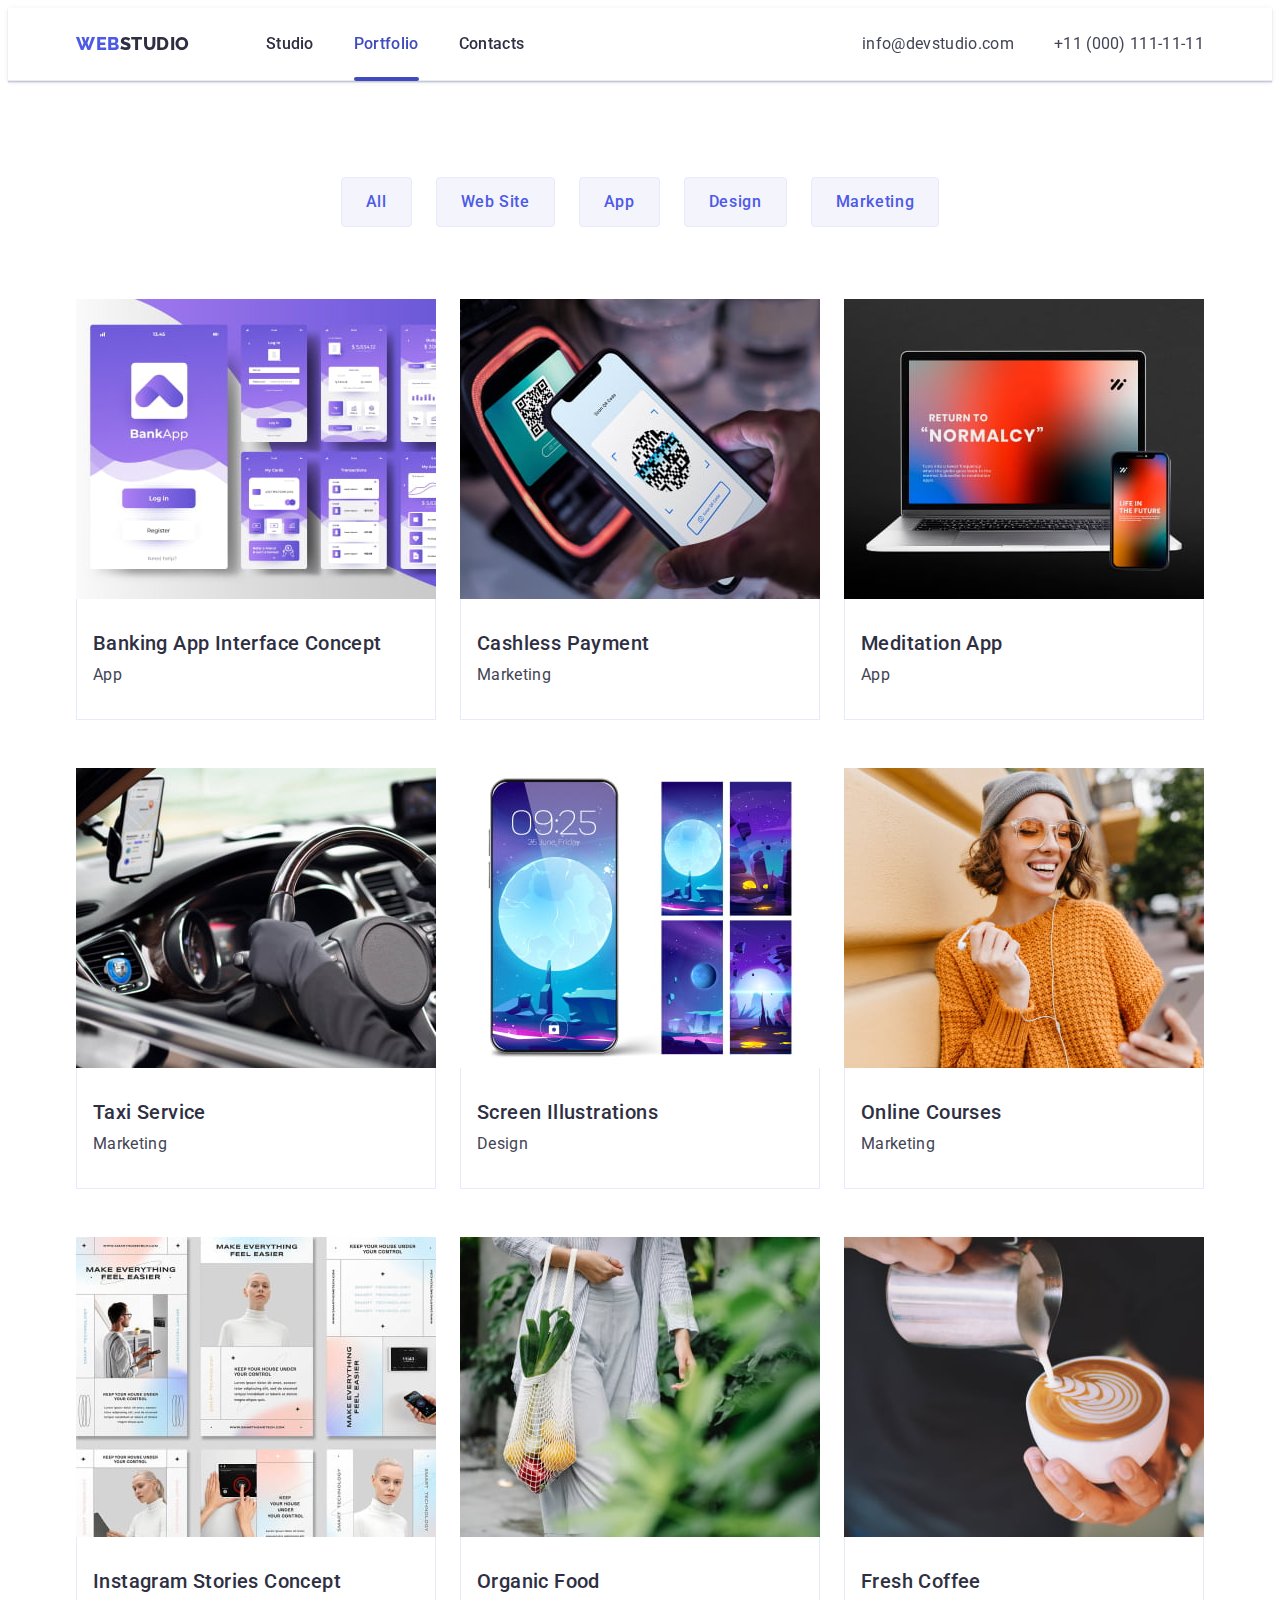
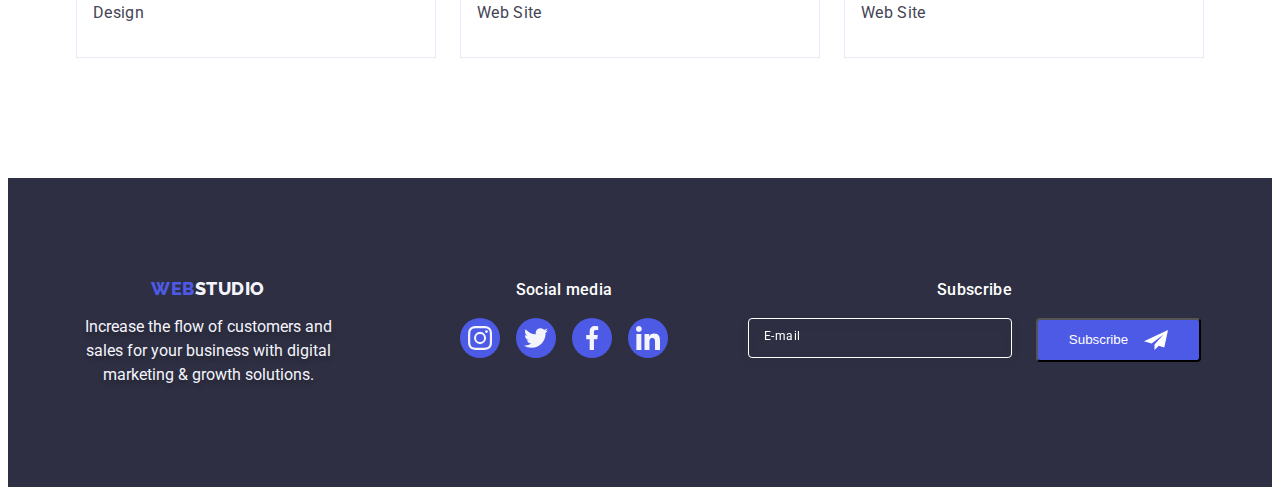
<file: portfolio.html>
<!DOCTYPE html>
<html lang="en">
  <head>
    <meta charset="UTF-8" />
    <meta http-equiv="X-UA-Compatible" content="IE=edge" />
    <meta name="viewport" content="width=device-width, initial-scale=1.0" />
    <title>Document</title>
    <!-- font styles -->
    <link rel="preconnect" href="https://fonts.googleapis.com" />
    <link rel="preconnect" href="https://fonts.gstatic.com" crossorigin />
    <link
      href="https://fonts.googleapis.com/css2?family=Raleway:wght@800&family=Roboto:wght@400;500;700&display=swap"
      rel="stylesheet"
    />
    <!-- Style Normalization -->
    <link
      rel="stylesheet"
      href="https://cdnjs.cloudflare.com/ajax/libs/modern-normalize/1.1.0/modern-normalize.min.css"
      integrity="sha512-wpPYUAdjBVSE4KJnH1VR1HeZfpl1ub8YT/NKx4PuQ5NmX2tKuGu6U/JRp5y+Y8XG2tV+wKQpNHVUX03MfMFn9Q=="
      crossorigin="anonymous"
      referrerpolicy="no-referrer"
    />
    <!-- custom styles -->
    <link rel="stylesheet" href="./css/styles.css" />
  </head>
  <body>
    <!-- HEADER -->
    <header class="header-section">
      <div class="container header-container">
        <nav class="navigation">
          <a class="header-logo link" href="./index.html"
            >Web<span class="logo-studio">Studio</span>
          </a>
          <ul class="list header-nav-list">
            <li>
              <a class="link header-nav-link" href="./index.html">Studio</a>
            </li>
            <li>
              <a class="link header-nav-link active" href="./portfolio.html"
                >Portfolio</a
              >
            </li>
            <li>
              <a class="link header-nav-link" href="">Contacts</a>
            </li>
          </ul>
        </nav>
        <address class="contacts">
          <ul class="list contacts-list">
            <li>
              <a class="link contacts-item" href="mailto:info@devstudio.com"
                >info@devstudio.com</a
              >
            </li>
            <li>
              <a class="link contacts-item" href="tel:+110001111111"
                >+11 (000) 111-11-11</a
              >
            </li>
          </ul>
        </address>
      </div>
    </header>
    <main>
      <section class="portfolio">
        <div class="container">
          <!-- FILTERS -->
          <h1 hidden>Portfolio</h1>
          <ul class="filter-list list">
            <li><button class="btn" type="button">All</button></li>
            <li><button class="btn" type="button">Web Site</button></li>
            <li><button class="btn" type="button">App</button></li>
            <li><button class="btn" type="button">Design</button></li>
            <li><button class="btn" type="button">Marketing</button></li>
          </ul>
          <!-- PRODUCTS -->
          <ul class="products-list list card-set">
            <li class="products-item card-set-item">
              <a class="link products-link" href="">
                <div class="products-thumb">
                  <img
                    src="./images/img-app.jpg"
                    alt="App interface"
                    width="360"
                    height="300"
                  />
                  <p class="products-overlay-text products-overlay">
                    14 Stylish and User-Friendly App Design Concepts · Task
                    Manager App · Calorie Tracker App · Exotic Fruit Ecommerce
                    App · Cloud Storage App
                  </p>
                </div>
                <div class="products-item-descr">
                  <h2 class="products-name">Banking App Interface Concept</h2>
                  <p class="products-descr">App</p>
                </div>
              </a>
            </li>
            <li class="products-item card-set-item">
              <a class="link products-link" href="">
                <div class="products-thumb">
                  <img
                    src="./images/img-QR.jpg"
                    alt="Phone with QR code"
                    width="360"
                    height="300"
                  />
                  <p class="products-overlay-text products-overlay">
                    14 Stylish and User-Friendly App Design Concepts · Task
                    Manager App · Calorie Tracker App · Exotic Fruit Ecommerce
                    App · Cloud Storage App
                  </p>
                </div>
                <div class="products-item-descr">
                  <h2 class="products-name">Cashless Payment</h2>
                  <p class="products-descr">Marketing</p>
                </div>
              </a>
            </li>
            <li class="products-item card-set-item">
              <a class="link products-link" href="">
                <div class="products-thumb">
                  <img
                    src="./images/img-laptop.jpg"
                    alt="Laptop&Smartphone"
                    width="360"
                    height="300"
                  />
                  <p class="products-overlay-text products-overlay">
                    14 Stylish and User-Friendly App Design Concepts · Task
                    Manager App · Calorie Tracker App · Exotic Fruit Ecommerce
                    App · Cloud Storage App
                  </p>
                </div>
                <div class="products-item-descr">
                  <h2 class="products-name">Meditation App</h2>
                  <p class="products-descr">App</p>
                </div>
              </a>
            </li>
            <li class="products-item card-set-item">
              <a class="link products-link" href="">
                <div class="products-thumb">
                  <img
                    src="./images/img-car.jpg"
                    alt="Car interior"
                    width="360"
                    height="300"
                  />
                  <p class="products-overlay-text products-overlay">
                    14 Stylish and User-Friendly App Design Concepts · Task
                    Manager App · Calorie Tracker App · Exotic Fruit Ecommerce
                    App · Cloud Storage App
                  </p>
                </div>
                <div class="products-item-descr">
                  <h2 class="products-name">Taxi Service</h2>
                  <p class="products-descr">Marketing</p>
                </div>
              </a>
            </li>
            <li class="products-item card-set-item">
              <a class="link products-link" href="">
                <div class="products-thumb">
                  <img
                    src="./images/img-wallpapers.jpg"
                    alt="Phone wallpapers"
                    width="360"
                    height="300"
                  />
                  <p class="products-overlay-text products-overlay">
                    14 Stylish and User-Friendly App Design Concepts · Task
                    Manager App · Calorie Tracker App · Exotic Fruit Ecommerce
                    App · Cloud Storage App
                  </p>
                </div>
                <div class="products-item-descr">
                  <h2 class="products-name">Screen Illustrations</h2>
                  <p class="products-descr">Design</p>
                </div>
              </a>
            </li>
            <li class="products-item card-set-item">
              <a class="link products-link" href="">
                <div class="products-thumb">
                  <img
                    src="./images/img-girl-headphones.jpg"
                    alt="Girl with headphones"
                    width="360"
                    height="300"
                  />
                  <p class="products-overlay-text products-overlay">
                    14 Stylish and User-Friendly App Design Concepts · Task
                    Manager App · Calorie Tracker App · Exotic Fruit Ecommerce
                    App · Cloud Storage App
                  </p>
                </div>
                <div class="products-item-descr">
                  <h2 class="products-name">Online Courses</h2>
                  <p class="products-descr">Marketing</p>
                </div>
              </a>
            </li>
            <li class="products-item card-set-item">
              <a class="link products-link" href="">
                <div class="products-thumb">
                  <img
                    src="./images/img-instagram.jpg"
                    alt="Instagram stories"
                    width="360"
                    height="300"
                  />
                  <p class="products-overlay-text products-overlay">
                    14 Stylish and User-Friendly App Design Concepts · Task
                    Manager App · Calorie Tracker App · Exotic Fruit Ecommerce
                    App · Cloud Storage App
                  </p>
                </div>
                <div class="products-item-descr">
                  <h2 class="products-name">Instagram Stories Concept</h2>
                  <p class="products-descr">Design</p>
                </div>
              </a>
            </li>
            <li class="products-item card-set-item">
              <a class="link products-link" href="">
                <div class="products-thumb">
                  <img
                    src="./images/img-groceries.jpg"
                    alt="A woman with groceries"
                    width="360"
                    height="300"
                  />
                  <p class="products-overlay-text products-overlay">
                    14 Stylish and User-Friendly App Design Concepts · Task
                    Manager App · Calorie Tracker App · Exotic Fruit Ecommerce
                    App · Cloud Storage App
                  </p>
                </div>
                <div class="products-item-descr">
                  <h2 class="products-name">Organic Food</h2>
                  <p class="products-descr">Web Site</p>
                </div>
              </a>
            </li>
            <li class="products-item card-set-item">
              <a class="link products-link" href="">
                <div class="products-thumb">
                  <img
                    src="./images/img-coffee.jpg"
                    alt="A man pouring coffee"
                    width="360"
                    height="300"
                  />
                  <p class="products-overlay-text products-overlay">
                    14 Stylish and User-Friendly App Design Concepts · Task
                    Manager App · Calorie Tracker App · Exotic Fruit Ecommerce
                    App · Cloud Storage App
                  </p>
                </div>
                <div class="products-item-descr">
                  <h2 class="products-name">Fresh Coffee</h2>
                  <p class="products-descr">Web Site</p>
                </div>
              </a>
            </li>
          </ul>
        </div>
      </section>
    </main>
    <!-- FOOTER -->
    <footer class="footer">
      <div class="container footer-container">
        <div class="footer-logo-container">
          <a class="footer-logo link" href="./index.html"
            >Web<span class="footer-studio">Studio</span></a
          >
          <p class="footer-descr">
            Increase the flow of customers and sales for your business with
            digital marketing & growth solutions.
          </p>
        </div>
        <div class="footer-social-container">
          <p class="footer-element-heading">Social media</p>
          <ul class="footer-socials-list list">
            <li class="footer-socials-item">
              <a
                class="footer-socials-link link"
                href=""
                target="_blank"
                rel="noopener no-referrer"
                aria-label="instagram icon"
              >
                <svg class="footer-socials-icon" width="24" height="24">
                  <use href="./images/icons.svg#instagram"></use>
                </svg>
              </a>
            </li>
            <li class="footer-socials-item">
              <a
                class="footer-socials-link link"
                href=""
                target="_blank"
                rel="noopener no-referrer"
                aria-label="twitter icon"
              >
                <svg class="footer-socials-icon" width="24" height="24">
                  <use href="./images/icons.svg#twitter"></use>
                </svg>
              </a>
            </li>
            <li class="footer-socials-item">
              <a
                class="footer-socials-link link"
                href=""
                target="_blank"
                rel="noopener no-referrer"
                aria-label="facebook icon"
              >
                <svg class="footer-socials-icon" width="24" height="24">
                  <use href="./images/icons.svg#facebook"></use>
                </svg>
              </a>
            </li>
            <li class="footer-socials-item">
              <a
                class="footer-socials-link link"
                href=""
                target="_blank"
                rel="noopener no-referrer"
                aria-label="linkedin icon"
              >
                <svg class="footer-socials-icon" width="24" height="24">
                  <use href="./images/icons.svg#linkedin"></use>
                </svg>
              </a>
            </li>
          </ul>
        </div>
        <form class="footer-form">
          <div class="footer-form-container">
            <p class="footer-element-heading">Subscribe</p>
            <div class="footer-input-container">
              <input type="email" class="footer-input" />
              <span class="footer-input-tag">E-mail</span>
              <button class="subscribe-btn">
                <span class="subscribe-btn-text">Subscribe</span
                ><svg class="subscribe-btn-icon" width="24" height="24">
                  <use href="./images/icons.svg#subscribe-icon"></use>
                </svg>
              </button>
            </div>
          </div>
        </form>
      </div>
    </footer>
  </body>
</html>
</file>
<file: css/styles.css>
*,
*::before,
*::after {
  box-sizing: border-box;
}

:root {
  --primary-font: "Roboto", sans-serif;
  --secondary-font: "Raleway", sans-serif;
  --primary-brand: #4d5ae5;
  --pressed-state: #404bbf;
  --dark: #2e2f42;
  --success: #31d0aa;
  --text: #434455;
  --subtle-text: #8e8f99;
  --accent: #e7e9fc;
  --light: #f4f4fd;
  --white-background: #ffffff;
  --modal-background: #fcfcfc;
  --indent-column: 24px;
  --indent-row: 72px;
  --items: 4;
  --transition-time: 250ms cubic-bezier(0.4, 0, 0.2, 1);
}

body {
  font-family: "Roboto", sans-serif;
  text-decoration: none;
  color: var(--text);
  background-color: var(--white-background);
}
/* General classes */
.btn {
  font-family: inherit;
}
.section-title {
  color: var(--dark);
  font-weight: 700;
  font-size: 36px;
  line-height: 1.1;
  text-align: center;
  letter-spacing: 0.02em;
  text-transform: capitalize;
  white-space: nowrap;
  margin-bottom: 72px;
}
.section {
  padding: 96px 0;
}
@media only screen and (min-width: 768px) {
  .section {
    padding: 120px 0;
  }
}
@media only screen and (min-width: 1158px) {
  .section {
    padding: 120px 0;
  }
}
.link {
  text-decoration: none;
}
.values-header {
  display: none;
}
.list {
  list-style: none;
  padding: 0;
  margin: 0;
}
h1,
h2,
h3,
h4,
p {
  margin: 0;
  padding: 0;
}
img {
  display: block;
  max-width: 100%;
  height: auto;
}
.container {
  /* basic styles */
  max-width: 396px;
  padding: 0 16px;
  margin: 0 auto;
}
/* Tablet screen 768>= */
@media only screen and (min-width: 768px) {
  .container {
    max-width: 736px;
    padding: 0;
  }
}
/* Desctop screen 1158>= */
@media only screen and (min-width: 1158px) {
  .container {
    max-width: 1158px;
    padding: 0 15px;
  }
}
/* CARD SET */
.card-set {
  display: flex;
  flex-wrap: wrap;
  row-gap: var(--indent-row);
  column-gap: var(--indent-column);
}
/* HEADER */
.header-section {
  border-bottom: 1px solid var(--accent);
  box-shadow: 0px 2px 1px rgba(46, 47, 66, 0.08),
    0px 1px 1px rgba(46, 47, 66, 0.16), 0px 1px 6px rgba(46, 47, 66, 0.08);
  position: sticky;
  top: 0;
  background: var(--white-background);
}
.header-container {
  display: flex;
  align-items: center;
}
.navigation {
  display: flex;
  align-items: center;
  margin-right: auto;
}
.header-logo {
  text-transform: uppercase;
  color: var(--primary-brand);
  font-family: var(--secondary-font);
  font-weight: 800;
  font-size: 18px;
  line-height: 1.17;
  letter-spacing: 0.03em;
  text-decoration: none;
  align-items: center;
  padding-top: 24px;
  padding-bottom: 22px;
}
@media only screen and (min-width: 768px) {
  .header-logo {
    margin-right: 120px;
    padding-bottom: 24px;
  }
}
@media only screen and (min-width: 1158px) {
  .header-logo {
    margin-right: 76px;
    padding-bottom: 24px;
  }
}
.logo-studio {
  color: var(--dark);
}
.header-nav-list {
  display: flex;
  align-items: center;
  gap: 40px;
  margin-right: auto;
}
@media only screen and (max-width: 767px) {
  .header-nav-list {
    display: none;
  }
}
.header-nav-link {
  position: relative;
  font-weight: 500;
  font-size: 16px;
  line-height: 1.5;
  letter-spacing: 0.02em;
  color: var(--dark);
  padding: 24px 0;
  transition: color var(--transition-time);
}
.active {
  color: var(--pressed-state);
}
.header-nav-link:hover {
  color: var(--pressed-state);
}
.header-nav-link:focus {
  color: var(--pressed-state);
}
.header-nav-link::after {
  display: block;
  position: absolute;
  bottom: -1px;
  left: 0;
  content: "";
  width: 100%;
  height: 4px;
  border-radius: 2px;
}
.header-nav-link.active::after {
  background-color: var(--pressed-state);
}

.header-nav-link,
.contacts-item {
  display: block;
}
.contacts {
  font-style: normal;
}
.contacts-list {
  display: flex;
  flex-direction: column;
  align-items: center;
  row-gap: 16px;
  justify-content: end;
}
@media only screen and (max-width: 767px) {
  .contacts-list {
    display: none;
  }
}
@media only screen and (min-width: 1158px) {
  .contacts-list {
    flex-direction: row;
    align-items: center;
    gap: 40px;
  }
}
.contacts-item {
  font-size: 12px;
  line-height: 1.17;
  letter-spacing: 0.04em;
  color: var(--text);
  transition: color var(--transition-time);
}
@media only screen and (min-width: 1158px) {
  .contacts-item {
    font-size: 16px;
    line-height: 1.5;
    letter-spacing: 0.02em;
  }
}
.contacts-item:hover {
  color: var(--pressed-state);
}
.contacts-item:focus {
  color: var(--pressed-state);
}

/* menu-button */

.menu-toggle {
  min-height: 40px;
  min-width: 40px;
  display: flex;
  align-items: center;
  justify-content: center;
  margin: 0;
  padding: 0;
  background-color: transparent;
  cursor: pointer;
  border: none;
  border-radius: 50%;
  outline: none;
}

@media (min-width: 768px) {
  .menu-toggle {
    display: none;
  }
}

.menu-toggle:hover,
.menu-toggle:focus {
  background-color: rgba(0, 0, 0, 0.1);
}

.menu-container {
  display: flex;
  flex-direction: column;
  position: fixed;

  top: 0;
  left: 0;
  width: 100vw;
  height: 100%;
  padding: 40px;
  padding-top: 80px;
  background-color: #ffffff;
  z-index: 999;

  transform: translateX(150%);
  transition: transform 250ms ease-in-out;
}

.menu-container.is-open {
  transform: translateX(0);
}

.menu-close-btn {
  border: 1px solid rgba(0, 0, 0, 0.1);
  background-color: #ffffff;
  width: 24px;
  height: 24px;
  border-radius: 50%;
  position: absolute;
  top: 24px;
  right: 24px;
  display: flex;
  padding: 0;
  justify-content: center;
  align-items: center;
  transition: background-color 250ms cubic-bezier(0.4, 0, 0.2, 1),
    border 250ms cubic-bezier(0.4, 0, 0.2, 1);
  cursor: pointer;
}
.menu-close-btn:hover,
.menu-close-btn:focus,
.menu-close-btn:active {
  background-color: var(--pressed-state);
  fill: #ffffff;
  border: none;
}

.mobile-menu {
  padding: 0;
  margin: 0;
  list-style: none;
  margin-bottom: auto;
}
.mob-men-item {
  margin-bottom: 40px;
}
.mob-men-link {
  display: block;
  color: var(--dark);
  text-decoration: none;
  font-weight: 700;
  font-size: 36px;
  line-height: 40px;
  letter-spacing: 0.02em;
}
.mblact {
  display: block;
  color: var(--primary-brand);
  text-decoration: none;
  font-weight: 700;
  font-size: 36px;
  line-height: 40px;
  letter-spacing: 0.02em;
}

.mob-menu-contacts {
  display: flex;
  flex-direction: column;
  margin-bottom: 48px;
  row-gap: 40px;
}
.mob-contact-item1 {
  font-weight: 700;
  font-size: 35px;
  line-height: 1.11;
  letter-spacing: 0.02em;
  text-transform: capitalize;
  color: var(--primary-brand);
}
.mob-contact-item2 {
  font-weight: 500;
  font-size: 20px;
  line-height: 1.2;
  letter-spacing: 0.02em;
  color: var(--text);
}
.menu-socials-list {
  display: flex;
  justify-content: flex-start;
  justify-content: space-between;
}
@media only screen and (min-width: 428px) {
  .menu-socials-list {
    gap: 56px;
  }
}

/* HERO */
.hero-section {
  margin: 0 auto;
  background-color: var(--dark);
  padding: 112px 0;
  background-image: linear-gradient(
      rgba(46, 47, 66, 0.7),
      rgba(46, 47, 66, 0.7)
    ),
    url(../images/retina-pics/hero-img-mobile@1x.jpg);
  background-repeat: no-repeat;
  background-position: center;
  background-size: cover;
  max-width: 1440px;
}
@media (min-device-pixel-ratio: 2),
  (min-resolution: 192dpi),
  (min-resolution: 2dppx) {
  .hero-section {
    background-image: linear-gradient(
        rgba(46, 47, 66, 0.7),
        rgba(46, 47, 66, 0.7)
      ),
      url(../images/retina-pics/hero-img-mobile@2x.jpg);
  }
}
@media only screen and (min-width: 429px) {
  .hero-section {
    background-image: linear-gradient(
        rgba(46, 47, 66, 0.7),
        rgba(46, 47, 66, 0.7)
      ),
      url(../images/retina-pics/hero-img-tablet@1x-1.jpg);
  }
  @media (min-device-pixel-ratio: 2),
    (min-resolution: 192dpi),
    (min-resolution: 2dppx) {
    .hero-section {
      background-image: linear-gradient(
          rgba(46, 47, 66, 0.7),
          rgba(46, 47, 66, 0.7)
        ),
        url(../images/retina-pics/hero-img-tablet@2x-1.jpg);
    }
  }
}
@media only screen and (min-width: 769px) {
  .hero-section {
    background-image: linear-gradient(
        rgba(46, 47, 66, 0.7),
        rgba(46, 47, 66, 0.7)
      ),
      url(../images/retina-pics/hero-img-desctop@1x.jpg);
  }
  @media (min-device-pixel-ratio: 2),
    (min-resolution: 192dpi),
    (min-resolution: 2dppx) {
    .hero-section {
      background-image: linear-gradient(
          rgba(46, 47, 66, 0.7),
          rgba(46, 47, 66, 0.7)
        ),
        url(../images/retina-pics/hero-img-desctop@2x.jpg);
    }
  }
}
@media only screen and (min-width: 1158px) {
  .hero-section {
    padding: 188px 0;
  }
}
.hero-slogan {
  color: var(--white-background);
  font-weight: 700;
  font-size: 36px;
  line-height: 40px;
  text-align: center;
  letter-spacing: 0.02em;
  max-width: 320px;
  margin-bottom: 72px;
  margin-right: auto;
  margin-left: auto;
}
@media only screen and (min-width: 768px) {
  .hero-slogan {
    max-width: 496px;
    margin-bottom: 36px;
    font-size: 56px;
    line-height: 1.07;
  }
}
@media only screen and (min-width: 1158px) {
  .hero-slogan {
    max-width: 496px;
    margin-bottom: 48px;
    font-size: 56px;
    line-height: 1.07;
  }
}
.srvc-btn {
  background-color: var(--primary-brand);
  color: var(--white-background);
  box-shadow: 0px 4px 4px rgba(0, 0, 0, 0.15);
  border-radius: 4px;
  font-family: "Roboto", sans-serif;
  font-weight: 500;
  font-size: 16px;
  line-height: 1.5;
  letter-spacing: 0.04em;
  padding: 16px 32px;
  gap: 10px;
  min-width: 169px;
  height: 56px;
  border: none;
  cursor: pointer;
  display: block;
  margin: 0 auto;
  transition: background-color var(--transition-time);
}
.srvc-btn:hover {
  background-color: var(--pressed-state);
  box-shadow: 0px 4px 4px rgba(0, 0, 0, 0.15);
  border-radius: 4px;
}
.srvc-btn:focus {
  background-color: var(--pressed-state);
  box-shadow: 0px 4px 4px rgba(0, 0, 0, 0.15);
  border-radius: 4px;
}

/* VALUES */
.values-list {
  display: flex;
  flex-wrap: wrap;
  gap: 72px 24px;
}
.values-item {
  /*  */
  width: 100%;
}
@media only screen and (min-width: 768px) {
  .values-item {
    width: 356px;
  }
}
@media only screen and (min-width: 1158px) {
  .values-item {
    width: 264px;
  }
}
.values-icon-container {
  display: none;
}
@media only screen and (min-width: 1158px) {
  .values-icon-container {
    display: flex;
    align-items: center;
    justify-content: center;
    height: 112px;
    background-color: var(--light);
    border-radius: 4px;
    margin-bottom: 8px;
  }
}
.values-heading {
  letter-spacing: 0.02em;
  font-weight: 700;
  font-size: 36px;
  line-height: 40px;
  color: var(--dark);
  margin-bottom: 8px;
  display: flex;
  justify-content: center;
}
@media only screen and (min-width: 768px) {
  .values-heading {
    justify-content: left;
  }
}
@media only screen and (min-width: 1158px) {
  .values-heading {
    justify-content: left;
    font-weight: 500;
    font-size: 20px;
    line-height: 1.2;
  }
}
.values-content {
  font-size: 16px;
  font-weight: 500;
  line-height: 1.5;
  letter-spacing: 0.02em;
  color: var(--text);
}
@media only screen and (min-width: 1158px) {
  .values-content {
    font-weight: 400;
  }
}
/* SERVICES */
.service-section {
  padding-top: 0px;
  display: none;
}
@media only screen and (min-width: 1158px) {
  .service-section {
    display: block;
  }
}
.service-list {
  display: flex;
  align-items: flex-start;
  padding: 0;
  --items: 3;
  gap: 24px;
}
/* TEAM */
.team-section {
  background-color: var(--light);
}
.team-list {
  list-style: none;
  justify-content: center;
  align-items: center;
  padding: 0px;
}
.team-list-item {
  background-color: var(--white-background);
  border-radius: 0px 0px 4px 4px;
  box-shadow: 0px 1px 6px rgba(46, 47, 66, 0.08),
    0px 1px 1px rgba(46, 47, 66, 0.16), 0px 2px 1px rgba(46, 47, 66, 0.08);
}
.team-card-descr {
  padding: 32px 0;
}
.team-name {
  color: var(--dark);
  font-weight: 500;
  font-size: 20px;
  line-height: 1.2;
  text-align: center;
  letter-spacing: 0.02em;
  margin-bottom: 8px;
}
.team-descr {
  color: var(--text);
  font-size: 16px;
  line-height: 1.5;
  text-align: center;
  letter-spacing: 0.02em;
  margin-bottom: 8px;
}
/* Social Media Icons */
.socials {
  display: flex;
  justify-content: center;
  align-items: center;
  gap: 24px;
}
.socials-link {
  display: flex;
  justify-content: center;
  align-items: center;
  height: 40px;
  width: 40px;
  border-radius: 50%;
  background-color: var(--primary-brand);
  transition: background-color var(--transition-time);
}
.socials-link:hover,
.socials-link:focus {
  background-color: var(--pressed-state);
}
.socials-icon {
  fill: var(--light);
}
/* CUSTOMERS */
.customers-list {
  justify-content: center;
  column-gap: 16px;
  --items: 2;
}
@media only screen and (min-width: 768px) {
  .customers-list {
    column-gap: 24px;
  }
}
@media only screen and (min-width: 1158px) {
  .customers-list {
    column-gap: 24px;
  }
}
.customers-item {
  /* width: calc((100% - 120px) / 6); */
  width: 190px;
  height: 88px;
}
@media only screen and (min-width: 768px) {
  .customers-item {
    width: 168px;
    height: 88px;
  }
}
.customers-link {
  color: var(--subtle-text);
  display: flex;
  width: 100%;
  height: 100%;
  border: 1px solid var(--subtle-text);
  border-radius: 4px;
  align-items: center;
  justify-content: center;
  transition: border-color 250ms cubic-bezier(0.4, 0, 0.2, 1),
    color 250ms cubic-bezier(0.4, 0, 0.2, 1);
}
.customers-link:hover,
.customers-link:focus {
  border-color: var(--pressed-state);
  color: var(--pressed-state);
}
.customers-icon {
  fill: currentColor;
}
/* PORTFOLIO */
.portfolio {
  padding: 96px 0 120px;
}
/* FILTERS part */
.filter-list {
  padding: 0px;
  gap: 16px 24px;
  display: flex;
  margin-bottom: 72px;
}
@media only screen and (min-width: 768px) {
  .filter-list {
    justify-content: center;
    margin-bottom: 64px;
  }
}
@media only screen and (min-width: 1158px) {
  .filter-list {
    justify-content: center;
    margin-bottom: 72px;
  }
}
.btn {
  color: var(--primary-brand);
  background-color: var(--light);
  font-weight: 500;
  font-size: 16px;
  line-height: 1.5;
  letter-spacing: 0.04em;
  justify-content: center;
  align-items: center;
  padding: 12px 24px;
  border: 1px solid var(--accent);
  border-radius: 4px;
  cursor: pointer;
  transition: background-color var(--transition-time),
    color var(--transition-time), border-color var(--transition-time),
    box-shadow var(--transition-time);
}
.btn:hover {
  color: var(--white-background);
  background-color: var(--pressed-state);
  border: 1px solid transparent;
  box-shadow: 0px 3px 1px rgba(0, 0, 0, 0.1), 0px 2px 1px rgba(0, 0, 0, 0.08),
    0px 2px 2px rgba(0, 0, 0, 0.12);
}
.btn:focus {
  color: var(--white-background);
  background-color: var(--pressed-state);
  border: 1px solid transparent;
  box-shadow: 0px 3px 1px rgba(0, 0, 0, 0.1), 0px 2px 1px rgba(0, 0, 0, 0.08),
    0px 2px 2px rgba(0, 0, 0, 0.12);
}
.btn:active {
  color: var(--white-background);
  background-color: var(--pressed-state);
  box-shadow: 0px 3px 1px rgba(0, 0, 0, 0.1), 0px 2px 1px rgba(0, 0, 0, 0.08),
    0px 2px 2px rgba(0, 0, 0, 0.12);
  border-radius: 4px;
}
/* PRODUCTS part */
.products-list {
  list-style: none;
  --items: 9;
  row-gap: 48px;
}
.products-item {
  box-sizing: border-box;
  width: calc((100% - 48px) / 3);
}
.products-link:hover .products-overlay-text,
.products-link:focus .products-overlay-text {
  transform: translateY(0%);
}

.products-link {
  display: block;
  transition: box-shadow var(--transition-time);
}
.products-link:hover,
.products-link:focus {
  box-shadow: 0px 1px 6px rgba(46, 47, 66, 0.08),
    0px 1px 1px rgba(46, 47, 66, 0.16), 0px 2px 1px rgba(46, 47, 66, 0.08);
}
.products-thumb {
  position: relative;
  overflow: hidden;
}
.products-overlay {
  position: absolute;
  top: 0;
  left: 0;
  background-color: var(--primary-brand);
  height: 100%;
  width: 100%;
  transform: translateY(100%);
  transition: transform var(--transition-time);
}
.products-overlay-text {
  font-size: 16px;
  letter-spacing: 0.02em;
  color: var(--light);
  padding: 40px 32px;
  position: absolute;
  top: 0;
  line-height: 1.5;
}
.products-item-descr {
  padding: 32px 16px;
  border: 1px solid var(--accent);
  border-top: none;
}
.products-name {
  justify-content: center;
  font-weight: 500;
  font-size: 20px;
  line-height: 1.2;
  letter-spacing: 0.02em;
  color: var(--dark);
  margin-bottom: 8px;
}
.products-descr {
  justify-content: center;
  gap: 8px;
  font-size: 16px;
  line-height: 1.5;
  letter-spacing: 0.02em;
  color: var(--text);
}
.products-descr:hover,
.products-descr:focus {
  transform: translateY(0%);
}
/* FOOTER */
.footer {
  background-color: var(--dark);
  padding: 96px 15px;
}
@media only screen and (min-width: 768px) {
  .footer {
    padding: 96px 0;
  }
}
@media only screen and (min-width: 1158px) {
  .footer {
    padding: 100px 0;
  }
}
.footer-container {
  display: flex;
  flex-direction: column;
  text-align: center;
}

@media only screen and (min-width: 768px) and (max-width: 1158px) {
  .footer-container {
    align-items: baseline;
    flex-direction: row;
    flex-wrap: wrap;
    width: 552px;
  }
}

@media only screen and (min-width: 1158px) {
  .footer-container {
    align-items: baseline;
    flex-direction: row;
  }
}
.footer-logo-container {
  margin-bottom: 72px;
}
@media only screen and (min-width: 768px) {
  .footer-logo-container {
    margin-right: 24px;
  }
}
@media only screen and (min-width: 1158px) {
  .footer-logo-container {
    margin-bottom: 0;
    margin-right: 120px;
  }
}
.footer-logo {
  color: var(--primary-brand);
  font-family: var(--secondary-font);
  font-weight: 800;
  font-size: 18px;
  line-height: 1.17;
  letter-spacing: 0.03em;
  text-decoration: none;
  text-transform: uppercase;
  display: inline-block;
  margin-bottom: 16px;
}
@media only screen and (min-width: 768px) {
  .footer-logo {
    display: inline-block;
  }
}
.footer-studio {
  color: var(--light);
}
.footer-descr-container {
  display: flex;
  justify-content: center;
  text-align: left;
}
.footer-descr {
  color: var(--light);
  font-family: var(--primary-font);
  font-size: 16px;
  line-height: 1.5;
  text-shadow: 0px 4px 4px rgba(0, 0, 0, 0.25);
  max-width: 264px;
}
.footer-element-heading {
  font-weight: 500;
  font-size: 16px;
  line-height: 1.5;
  letter-spacing: 0.02em;
  color: var(--white-background);
  margin-bottom: 16px;
}
@media only screen and (min-width: 768px) {
  .footer-element-heading {
    display: block;
  }
}
.footer-social-container {
  margin-bottom: 72px;
}
@media only screen and (min-width: 1158px) {
  .footer-social-container {
    margin-right: 80px;
    margin-bottom: 0;
  }
}
@media only screen and (min-width: minwidthpx) {
  .footer-social-container {
    margin-right: 80px;
    margin-bottom: 0;
  }
}
.footer-socials-list {
  display: flex;
  justify-content: center;
  gap: 16px;
}
.footer-socials-item {
  width: 40px;
  height: 40px;
}
.footer-socials-link {
  width: 100%;
  height: 100%;
  background-color: var(--primary-brand);
  border-radius: 50%;
  display: flex;
  align-items: center;
  justify-content: center;
  transition: cubic-bezier(0.4, 0, 0.2, 1);
  transition: background-color var(--transition-time);
}
.footer-socials-link:hover,
.footer-socials-link:focus {
  background-color: var(--success);
}
.footer-socials-icon {
  fill: var(--light);
}
.footer-form-container {
  display: flex;
  flex-direction: column;
  width: 100%;
}
@media only screen and (min-width: 768px) {
  .footer-form-container {
    justify-content: left;
  }
}
.footer-input-container {
  display: flex;
  flex-direction: column;
  gap: 24px;
  position: relative;
  width: 100%;
}
@media only screen and (min-width: 768px) {
  .footer-input-container {
    flex-direction: row;
  }
}
.subscribe-btn {
  background-color: var(--primary-brand);
  color: var(--white-background);
  justify-content: center;
  align-items: center;
  padding: 8px 24px;
  gap: 16px;
  border-radius: 4px;
  cursor: pointer;
  display: block;
  margin: 0 auto;
}
.subscribe-btn:hover,
.subscribe-btn:focus {
  background-color: var(--pressed-state);
  box-shadow: 0px 4px 4px rgba(0, 0, 0, 0.15);
  border-radius: 4px;
}
.footer-input {
  color: #ffffff;
  border: 1px solid #ffffff;
  filter: drop-shadow(0px 4px 4px rgba(0, 0, 0, 0.15));
  border-radius: 4px;
  background-color: transparent;
  max-width: 398px;
  width: 100%;
  height: 40px;
}
@media only screen and (min-width: 768px) {
  .footer-input {
    width: 264px;
  }
}
.footer-input-tag {
  position: absolute;
  transform: translateY(-50%);
  left: 16px;
  top: 18px;
  font-size: 12px;
  line-height: 24px;
  letter-spacing: 0.04em;
  color: #ffffff;
  transition: transform var(--transition-time);
}
.footer-input:focus + .footer-input-tag {
  transform: translateY(-170%);
}
.subscribe-btn {
  display: flex;
  flex-direction: row;
  justify-content: center;
  align-content: center;
  padding: 8px 24px;
  width: 165px;
}
.subscribe-btn-icon {
  fill: var(--white-background);
}
/* MODAL Window */
.backdrop {
  width: 100%;
  height: 100%;
  position: fixed;
  top: 0;
  left: 0;
  background-color: rgba(46, 47, 66, 0.4);
  backdrop-filter: blur(1px);
  z-index: 100;
  transition: opacity var(--transition-time), visibility var(--transition-time);
}
.is-hidden {
  opacity: 0;
  pointer-events: none;
  visibility: hidden;
}
.modal {
  width: 392px;
  min-height: 576px;
  background-color: var(--modal-background);
  box-shadow: 0px 1px 1px rgba(0, 0, 0, 0.14), 0px 1px 3px rgba(0, 0, 0, 0.12),
    0px 2px 1px rgba(0, 0, 0, 0.2);
  border-radius: 4px;
  position: absolute;
  padding: 72px 24px 24px;
  top: 50%;
  left: 50%;
  transform: translate(-50%, -50%) scale(1);
  transition: transform var(--transition-time);
}
@media only screen and (max-width: 428px) {
  .modal {
    width: 95%;
  }
}
@media only screen and (min-width: 768px) {
  .modal {
    width: 408px;
  }
}
.backdrop.is-hidden .modal {
  opacity: 0;
  transform: translate(-50% -90%);
}
.modal-close-btn {
  border: 1px solid rgba(0, 0, 0, 0.1);
  background-color: var(--accent);
  width: 24px;
  height: 24px;
  border-radius: 50%;
  position: absolute;
  top: 24px;
  right: 24px;
  display: flex;
  padding: 0;
  justify-content: center;
  align-items: center;
  transition: background-color 250ms cubic-bezier(0.4, 0, 0.2, 1),
    border 250ms cubic-bezier(0.4, 0, 0.2, 1);
  cursor: pointer;
}
.modal-close-btn:hover,
.modal-close-btn:focus,
.modal-close-btn:active {
  background-color: var(--pressed-state);
  fill: #ffffff;
  border: none;
}
.modal-close-icon {
  transition: fill var(--transition-time);
}

/* MODAL Form */
label {
  display: block;
}
.form-wrapper {
  position: relative;
  margin-bottom: 8px;
}
.modal-heading {
  display: block;
  font-weight: 500;
  font-size: 16px;
  line-height: 24px;
  text-align: center;
  letter-spacing: 0.02em;
  color: #2e2f42;
  margin-bottom: 22px;
}
.modal-label {
  font-size: 12px;
  line-height: 14px;
  letter-spacing: 0.04em;
  color: var(--subtle-text);
  margin-bottom: 4px;
}
.modal-input {
  width: 100%;
  height: 40px;
  border: 1px solid rgba(46, 47, 66, 0.4);
  border-radius: 4px;
  position: relative;
  outline-offset: -1px;
  padding: 0;
  padding-left: 40px;
}
.modal-input:focus {
  outline: 1px solid var(--primary-brand);
  transition: outline var(--transition-time);
}
.modal-input:focus + .form-icon {
  fill: #404bbf;
  transition: fill var(--transition-time);
}
.form-icon {
  position: absolute;
  top: 45%;
  left: 16px;
  transform: translateY(-50%);
  pointer-events: none;
}
.modal-input-comment {
  width: 100%;
  height: 120px;
  border: 1px solid rgba(46, 47, 66, 0.4);
  border-radius: 4px;
  resize: none;
  outline-offset: -1px;
  padding: 8px 16px;
  margin-bottom: 10px;
}
.modal-input-comment:focus {
  outline: 1px solid var(--primary-brand);
  transition: outline var(--transition-time);
}
.modal-checkbox-label {
  display: flex;
  gap: 8px;
  margin-bottom: 24px;
}
.modal-input-checkbox {
  appearance: none;
  display: block;
  width: 16px;
  height: 16px;
  border: 1px solid rgba(46, 47, 66, 0.4);
  border-radius: 2px;
}
.privacy-link {
  color: var(--primary-brand);
}
.privacy-link:hover,
.privacy-link:focus {
  color: var(--pressed-state);
}
.modal-input-checkbox:checked {
  background-color: var(--pressed-state);
  border-color: var(--pressed-state);
  background-position: center;
  background-repeat: no-repeat;
  transition: var(--transition-time);
  background-image: url("data:image/svg+xml,%3Csvg width='10' height='8' viewBox='0 0 10 8' fill='none' xmlns='http://www.w3.org/2000/svg'%3E%3Cpath d='M8.44558 0.255056C8.61838 0.089653 8.84834 -0.00178848 9.08693 2.65108e-05C9.32551 0.0018415 9.55407 0.0967713 9.72436 0.264784C9.89466 0.432797 9.99337 0.660752 9.99968 0.900549C10.006 1.14034 9.91939 1.37323 9.75816 1.55005L4.86357 7.70436C4.77941 7.79551 4.67782 7.86865 4.5649 7.91942C4.45198 7.97018 4.33003 7.99754 4.20636 7.99984C4.08268 8.00214 3.95981 7.97935 3.8451 7.93282C3.73038 7.88629 3.62618 7.81698 3.53872 7.72903L0.292827 4.46564C0.202435 4.38096 0.129933 4.27884 0.0796475 4.16537C0.0293621 4.05191 0.00232279 3.92942 0.000143182 3.80522C-0.00203643 3.68102 0.0206883 3.55765 0.0669613 3.44248C0.113234 3.3273 0.182108 3.22267 0.269473 3.13483C0.356838 3.047 0.460905 2.97775 0.575465 2.93123C0.690026 2.88471 0.812734 2.86186 0.936267 2.86405C1.0598 2.86624 1.18163 2.89343 1.29449 2.94398C1.40734 2.99454 1.50892 3.06743 1.59315 3.15831L4.16189 5.73967L8.42227 0.28219C8.42994 0.272694 8.43813 0.263635 8.4468 0.255056H8.44558Z' fill='%23F4F4FD'/%3E%3C/svg%3E%0A");
}
.modal-input-checkbox:focus-visible {
  border-color: var(--pressed-state);
}
</file>
